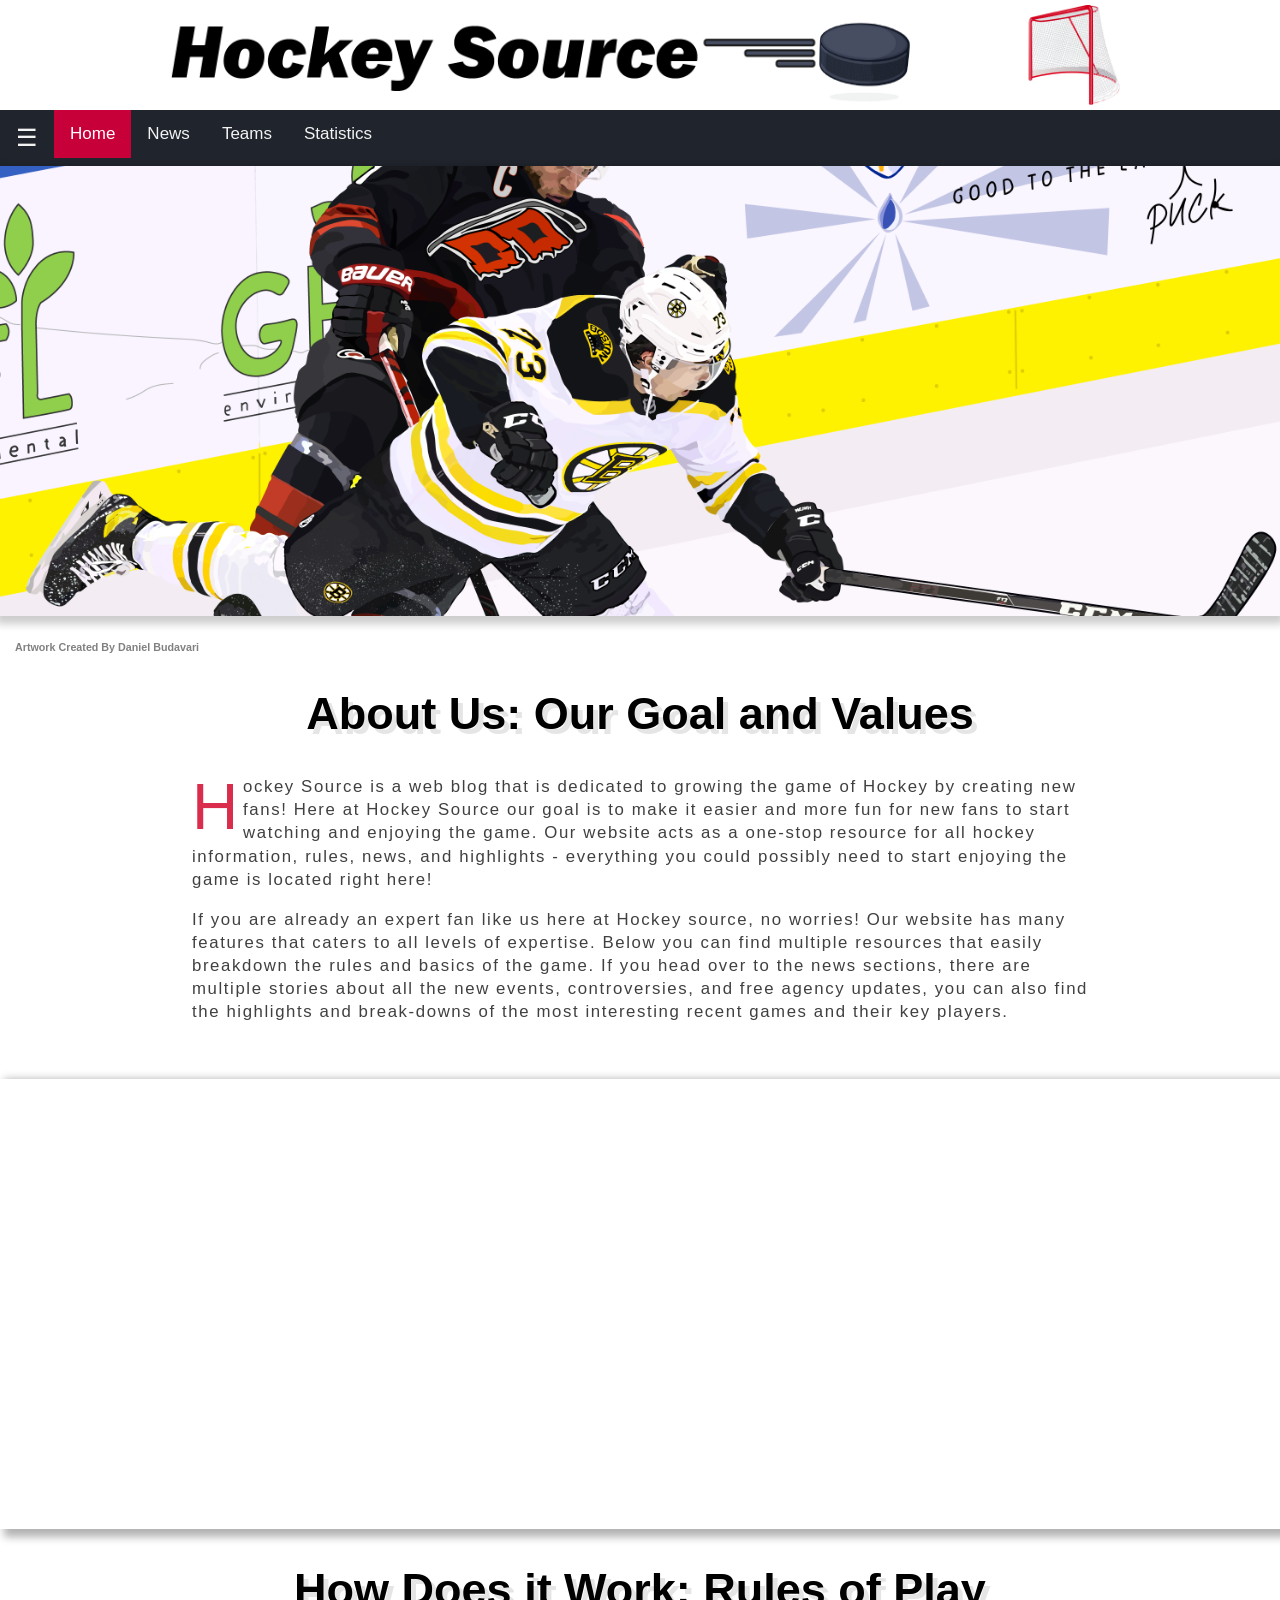
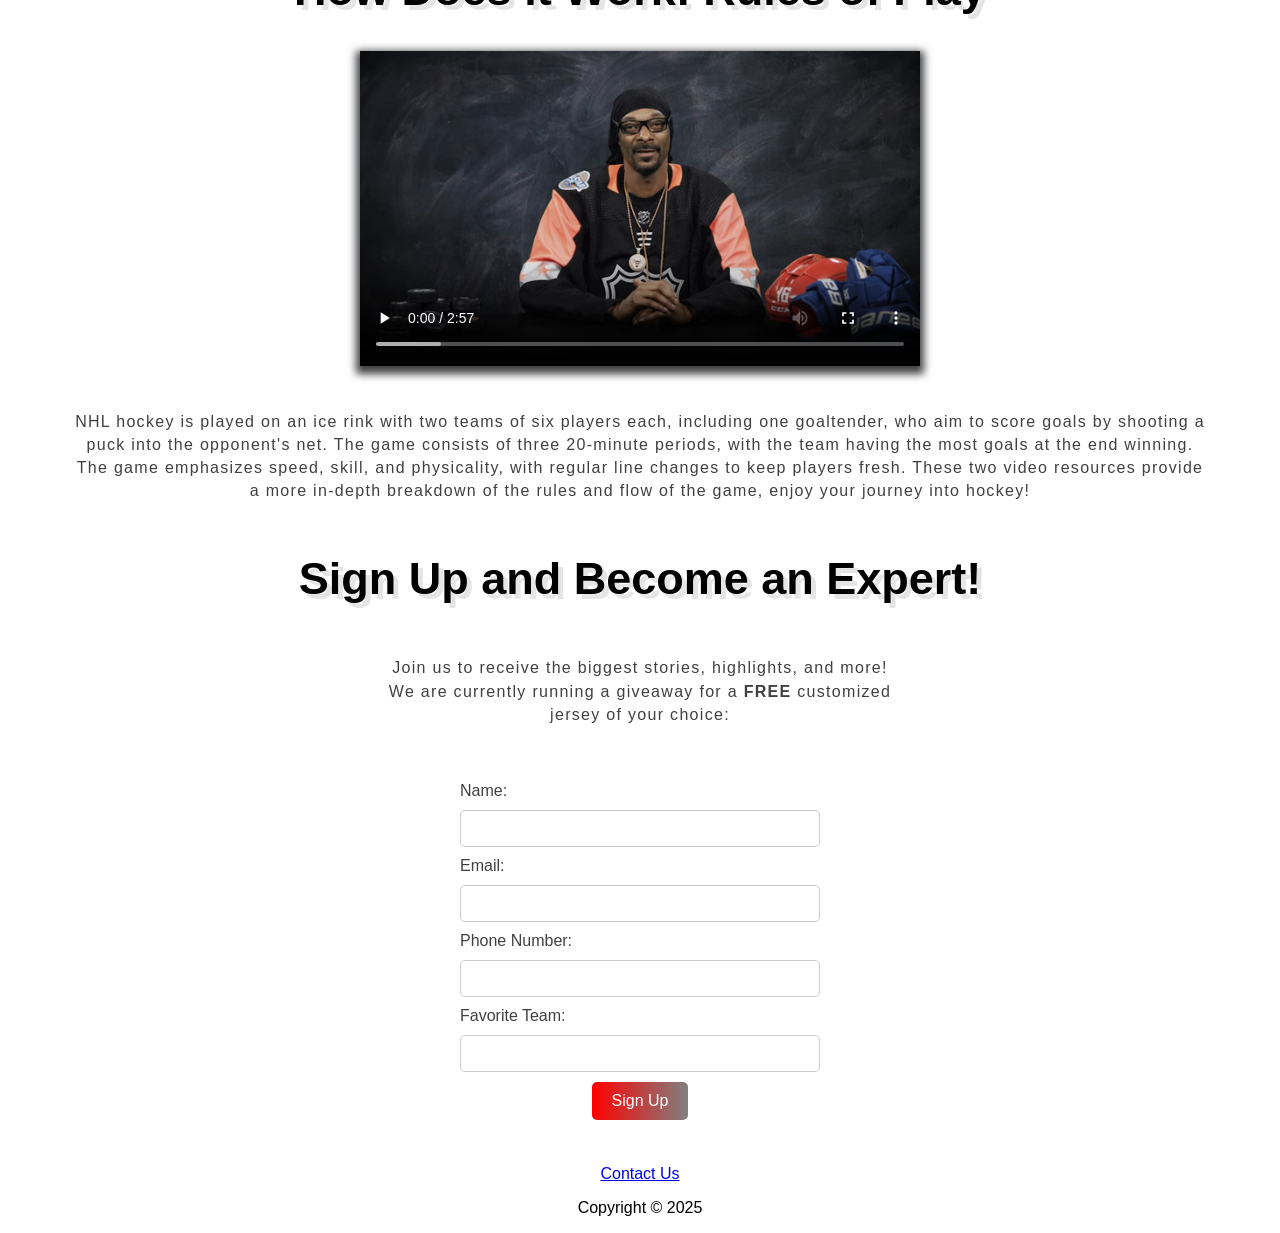
<file: index.html>
<!DOCTYPE html>
<html lang="en">

<head>
    <meta charset="UTF-8">
    <meta http-equiv="X-UA-Compatible" content="IE=edge">
    <meta name="viewport" content="width=device-width, initial-scale=1.0">
	<meta name="description" content="A comprehensive website for hockey statistics, news, and team details. Stay updated with the latest scores, player stats, and game results.">
	<meta name="keywords" content="About-us, NHL, Sign-up">
    <title>Hockey Source: Home</title>
    <link rel="stylesheet" href="style.css" type="text/css"> 
</head>

<body>
    <header>
        <section class="top">
            <div class="titlecard"></div>
        </section>
    </header>
    <!-- -->
    <main>
        <nav>
            <div class="topnav">
			<!-- IMPLEMENTS JAVA SCRIPT: click button to hide nav bar-->
				<button id="toggle-nav" aria-label="Toggle navigation">&#9776;</button>
                <a class="active" href="index.html">Home</a>
                <a href="index2.html">News</a>
                <a href="index3.html">Teams</a>
				<a href="index4.html">Statistics</a>
            </div>
        </nav>
        
        <section class="page">
            <div class="Hero1" title="Player lays huge hit"></div>
            <h6 align="left">Artwork Created By Daniel Budavari</h6>
            <h1>About Us: Our Goal and Values</h1>
            <div class="paragraphs">
                <div class="p1">
                    <p>Hockey Source is a web blog that is dedicated to growing the game of Hockey by creating new fans! Here at Hockey Source our goal is to make it easier and more fun for new fans to start watching and enjoying the game. Our website acts as a one-stop resource for all hockey information, rules, news, and highlights - everything you could possibly need to start enjoying the game is located right here!</p>
                </div>
                <div class="p2">
                    <p>If you are already an expert fan like us here at Hockey source, no worries! Our website has many features that caters to all levels of expertise. Below you can find multiple resources that easily breakdown the rules and basics of the game. If you head over to the news sections, there are multiple stories about all the new events, controversies, and free agency updates, you can also find the highlights and break-downs of the most interesting recent games and their key players.</p>
                </div>
            </div>
            <div class="Hero2" title="Rogers Arena in Edmonton"></div>
            <h1>How Does it Work: Rules of Play</h1>
            <div class="videos">
                <video width="560" height="315" controls>
                    <source src="video1.mp4" type="video/mp4">
                    Your browser does not support the video tag.
                </video> <br>
                <div class="p3">
                    <p>NHL hockey is played on an ice rink with two teams of six players each, including one goaltender, who aim to score goals by shooting a puck into the opponent's net. The game consists of three 20-minute periods, with the team having the most goals at the end winning. The game emphasizes speed, skill, and physicality, with regular line changes to keep players fresh. 
                        These two video resources provide a more in-depth breakdown of the rules and flow of the game, enjoy your journey into hockey!</p>
                </div>
            </div>
			<!-- IMPLEMENTS JAVA SCRIPT: fill out all fields and click sign up -->
            <h1>Sign Up and Become an Expert!</h1>
            <section class="Giveaway">
                <p>Join us to receive the biggest stories, highlights, and more! We are currently running a giveaway for a <strong>FREE</strong> customized jersey of your choice:</p>
            </section>
            <form class="signup-form" action="">
                <label for="name">Name:</label>
                <input type="text" id="name" name="name" required>
                <label for="email">Email:</label>
                <input type="email" id="email" name="email" required>
                <label for="phone">Phone Number:</label>
                <input type="tel" id="phone" name="phone" required>
				<label for="name">Favorite Team:</label>
                <input type="text" id="team" name="team" required>
                <button type="submit">Sign Up</button>
            </form>
        </section>
    </main>
    
    <footer>
        <a href="mailto:HockeySource@gmail.com">Contact Us</a>
        <p>Copyright &copy; 2025</p>
    </footer>
	<script>
    document.addEventListener('DOMContentLoaded', function() {
      // collapse nav bar
      var toggleBtn = document.getElementById('toggle-nav');
      var topnav   = document.querySelector('.topnav');
      toggleBtn.addEventListener('click', function() {
        topnav.style.display = 'none';
      });

      // sign-up popup
      var form = document.querySelector('.signup-form');
      form.addEventListener('submit', function(e) {
        e.preventDefault();
        var name  = document.getElementById('name').value.trim();
        var email = document.getElementById('email').value.trim();
        var phone = document.getElementById('phone').value.trim();
        var team  = document.getElementById('team').value.trim();
        if (name && email && phone && team) {
          alert(
            "Congratulations! You are now entered into the raffle for a free jersey " +
            "and you are on your way to becoming an NHL expert!"
          );
          form.reset();
        }
      });
    });
	</script>
</body>

</html>
</file>
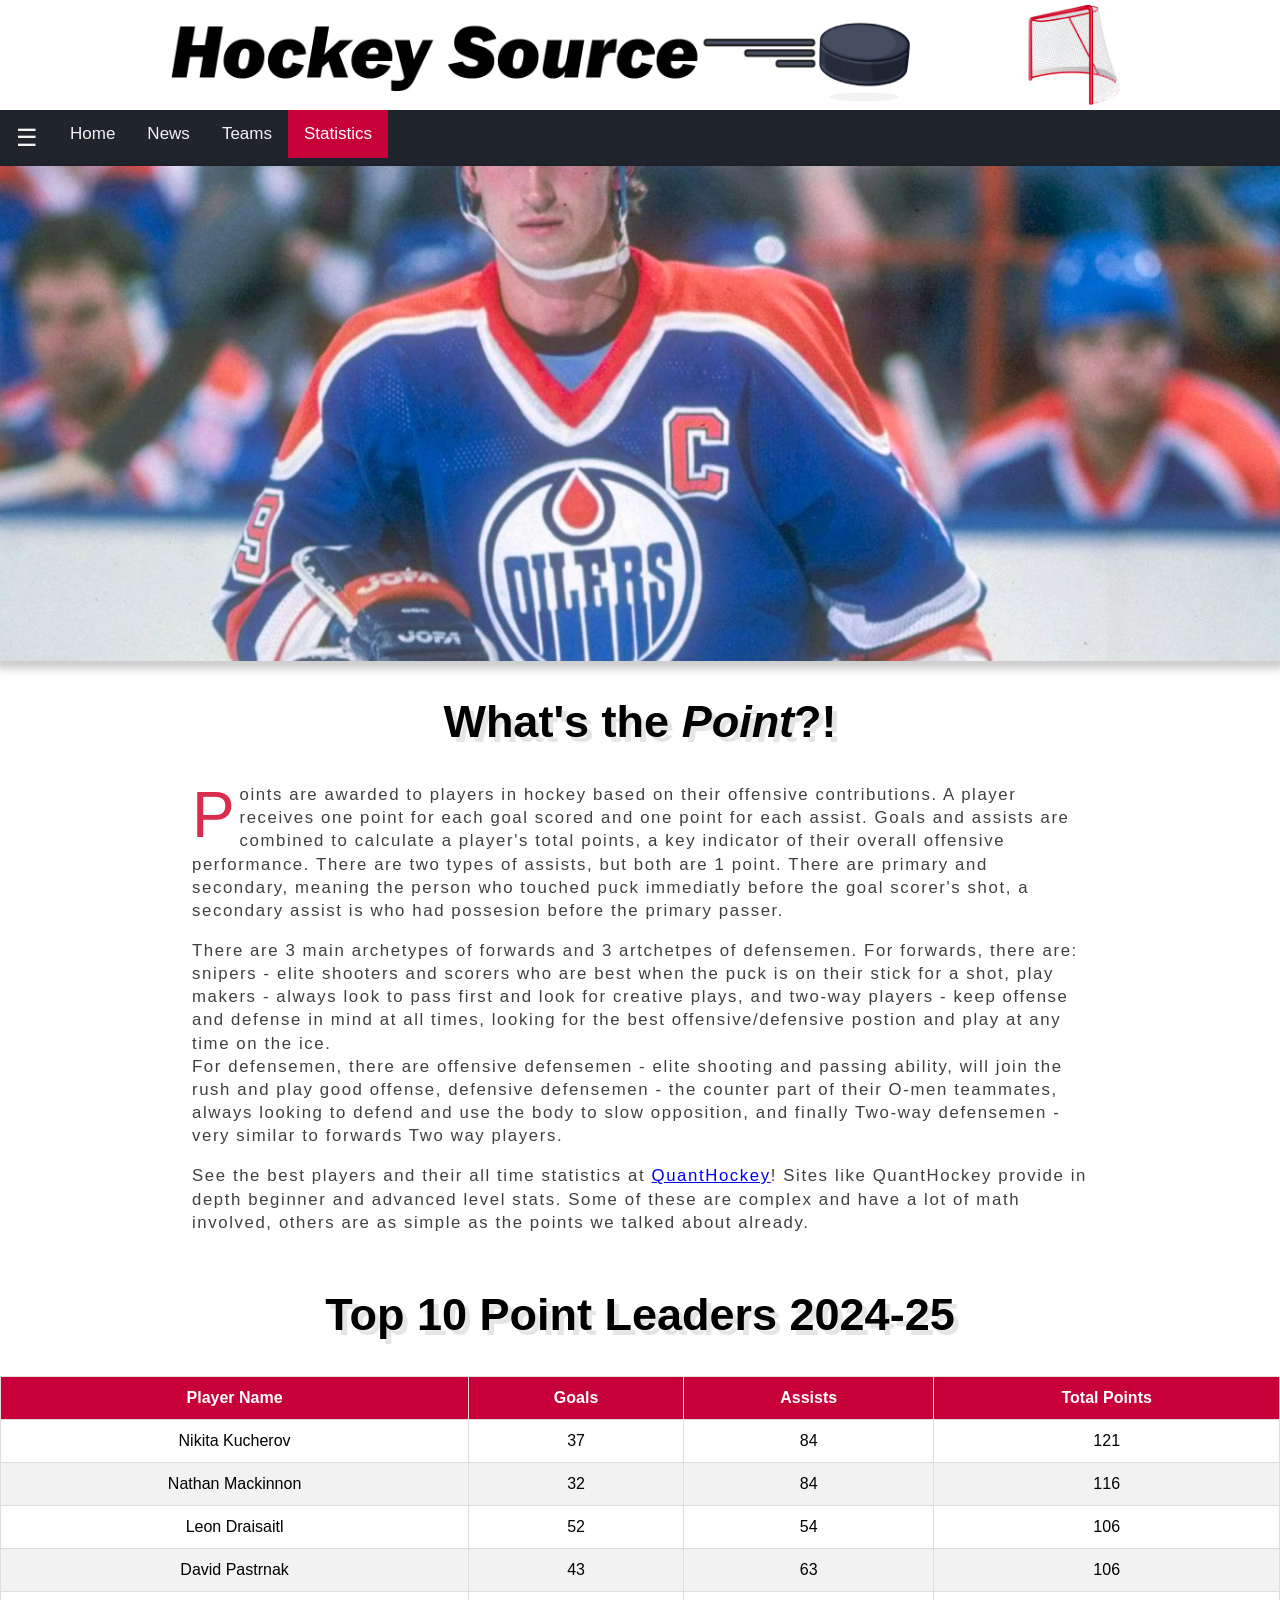
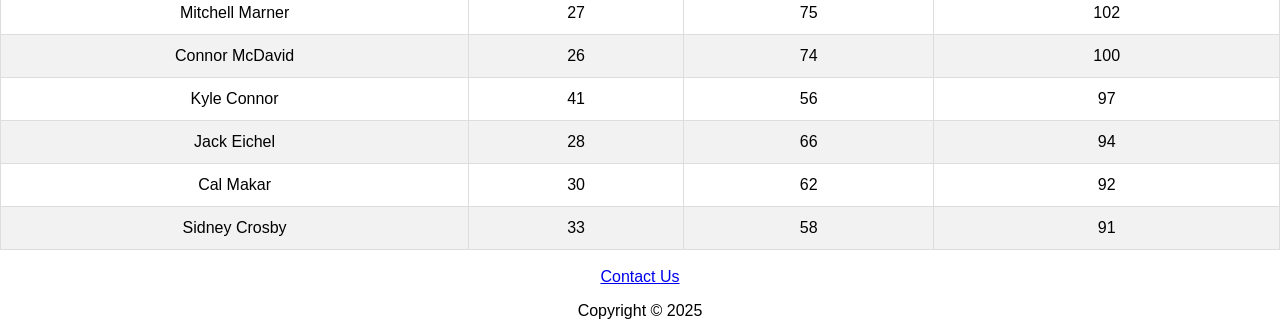
<file: index4.html>
<!DOCTYPE html>
<html lang="en">

<head>
    <meta charset="UTF-8">
    <meta http-equiv="X-UA-Compatible" content="IE=edge">
    <meta name="viewport" content="width=device-width, initial-scale=1.0">
	<meta name="description" content="Analyze the basic and advanced stats of every player you can think of, the best and the best of the rest!">
    <meta name="keywords" content="Statistics, players, points">
	<title>Hockey Source: Statistics</title>
    <link rel="stylesheet" href="style.css" type="text/css">
</head>

<body>
    <header>
        <section class="top">
            <div class="titlecard"></div>
        </section>
    </header>
	

    <main>
        <nav>
            <div class="topnav">
				<button id="toggle-nav" aria-label="Toggle navigation">&#9776;</button>
                <a href="index.html">Home</a>
                <a href="index2.html">News</a>
                <a href="index3.html">Teams</a>
                <a class="active" href="index4.html">Statistics</a>
            </div>
        </nav>
		
		<div class="Hero5" title="Wany Gretzky in Oilers uniform"></div> 

        <section class="page">
		
			<h1>What's the <i>Point</i>?!</h1>
			<div class="paragraphs">
                <div class="p1">
					<p>Points are awarded to players in hockey based on their offensive contributions. A player receives one point for each goal scored 
					and one point for each assist. Goals and assists are combined to calculate a player's total points, a key indicator of their overall 
					offensive performance. There are two types of assists, but both are 1 point. There are primary and secondary, meaning the person who 
					touched puck immediatly before the goal scorer's shot, a secondary assist is who had possesion before the primary passer.</p>
				</div>
				<div class="p2">
					<p>There are 3 main archetypes of forwards and 3 artchetpes of defensemen. For forwards, there are: snipers - elite shooters and scorers
					who are best when the puck is on their stick for a shot, play makers - always look to pass first and look for creative plays, 
					and two-way players - keep offense and defense in mind at all times, looking for the best offensive/defensive postion and play at any time on the ice.
					<br>
					For defensemen, there are offensive defensemen - elite shooting and passing ability, will join the rush and play good offense, defensive defensemen - 
					the counter part of their O-men teammates, always looking to defend and use the body to slow opposition, and finally Two-way defensemen - very similar to 
					forwards Two way players. 
					</p>
				</div>
				
				<div class="p2">
					<p>See the best players and their all time statistics at <a href="https://www.quanthockey.com/nhl/records/nhl-players-all-time-points-leaders.html">QuantHockey</a>! Sites like QuantHockey provide in depth beginner and advanced level stats. Some of these
					are complex and have a lot of math involved, others are as simple as the points we talked about already. 
				</div>
			</div>
			
            <h1>Top 10 Point Leaders 2024-25</h1>
            <form>
			  <table>
				<thead>
				  <tr>
					<th>Player Name</th>
					<th>Goals</th>
					<th>Assists</th>
					<th>Total Points</th>
				  </tr>
				</thead>
				<tbody>
				  <tr>
					<td>Nikita Kucherov</td>
					<td>37</td>
					<td>84</td>
					<td>121</td>
				  </tr>
				  <tr>
					<td>Nathan Mackinnon</td>
					<td>32</td>
					<td>84</td>
					<td>116</td>
				  </tr>
				  <tr>
					<td>Leon Draisaitl</td>
					<td>52</td>
					<td>54</td>
					<td>106</td>
				  </tr>
				  <tr>
					<td>David Pastrnak</td>
					<td>43</td>
					<td>63</td>
					<td>106</td>
				  </tr>
				  <tr>
					<td>Mitchell Marner</td>
					<td>27</td>
					<td>75</td>
					<td>102</td>
				  </tr>
				  <tr>
					<td>Connor McDavid</td>
					<td>26</td>
					<td>74</td>
					<td>100</td>
				  </tr>
				  <tr>
					<td>Kyle Connor</td>
					<td>41</td>
					<td>56</td>
					<td>97</td>
				  </tr>
				  <tr>
					<td>Jack Eichel</td>
					<td>28</td>
					<td>66</td>
					<td>94</td>
				  </tr>
				  <tr>
					<td>Cal Makar</td>
					<td>30</td>
					<td>62</td>
					<td>92</td>
				  </tr>
				  <tr>
					<td>Sidney Crosby</td>
					<td>33</td>
					<td>58</td>
					<td>91</td>
				  </tr>
				</tbody>
			  </table>
			</form>
			
			<br>
			</section>
    </main>

    <footer>
        <a href="mailto:HockeySource@gmail.com">Contact Us</a>
        <p>Copyright &copy; 2025</p>
    </footer>
		<script>
    document.addEventListener('DOMContentLoaded', function() {
      // collapse nav bar
      var toggleBtn = document.getElementById('toggle-nav');
      var topnav   = document.querySelector('.topnav');
      toggleBtn.addEventListener('click', function() {
        topnav.style.display = 'none';
      });
	</script>
</body>
</html>
</file>
<file: style.css>
* {
    box-sizing: border-box;
}

html, body {
    margin: 0;
  width: 100%;
  min-height: 100vh;
    overflow-x: hidden;
    font-family: -apple-system,BlinkMacSystemFont,"Segoe UI",Roboto,"Helvetica Neue",Arial,"Noto Sans",sans-serif,"Apple Color Emoji","Segoe UI Emoji","Segoe UI Symbol","Noto Color Emoji";
  scroll-behavior: smooth;
    -webkit-font-smoothing: antialiased;
  background-color: white;
}

footer {
	text-align: center;
}

.topnav {
  background-color: #20242C;
  overflow: hidden;
}

.topnav a {
  float: left;
  color: #f2f2f2;
  text-align: center;
  padding: 14px 16px;
  text-decoration: none;
  font-size: 17px; 
}

.topnav a:hover {
  background-color: #ddd;
  color: black;
}

.topnav a.active {
  background-color: #C70039;
  color: white;
}

.topnav a.active:hover {
  background-color: #E7755D;
  color: white;
}

.titlecard {
  width: 100%;
  height: 100px;
  margin: 5px 5px 5px 5px;
  background-image: url("WebLogo.png"); 
  background-size: contain;
  background-repeat: no-repeat;
  background-position: center;
  transition-duration: 0.5s;
}

.titlecard:hover {
    transform: scale(1.1);
}

video {
  box-shadow: 0px 4px 8px 4px rgba(0, 0, 0, 0.75);
}

.Hero1 {
  position: relative;
  background-image: url("HeroImg.png");
  min-height: 50vh;
  background-position: center;
  background-repeat: no-repeat;
  background-size: cover;
  background-attachment: fixed; 
  box-shadow: 0px 4px 8px 4px rgba(0, 0, 0, 0.2);
}

.Hero2 {
  text-align: center;
  background-image: url("Rogers-Place.jpg");
  min-height: 50vh; 
  position: relative;
  background-attachment: fixed;
  background-position: center;
  background-repeat: no-repeat;
  background-size: cover;
  margin-top: 25pt;
  margin-bottom: 25pt;
  box-shadow: 8px 4px 8px 4px rgba(0, 0, 0, 0.3);
}

.Hero3 {
  position: static;
  background-image: url("nhl-cup-final.jpg") ;
  min-height: 50vh;
  background-position: center;
  background-repeat: no-repeat;
  background-size: cover;
  background-attachment: fixed; 
  box-shadow: 0px 4px 8px 4px rgba(0, 0, 0, 0.2);
}

.Hero4 {
  position: relative;
  background-image: url("32teams.jpg");
  min-height: 55vh;
  background-position: center;
  background-repeat: no-repeat;
  background-size: cover;
  background-attachment: fixed; 
  box-shadow: 0px 4px 8px 4px rgba(0, 0, 0, 0.2);
}

.Hero5 {
  position: relative;
  background-image: url("wayne.jpg");
  min-height: 55vh;
  background-position: center;
  background-repeat: no-repeat;
  background-size: cover;
  background-attachment: fixed; 
  box-shadow: 0px 4px 8px 4px rgba(0, 0, 0, 0.2);
}

.playerimg {
  display: flex;
  justify-content: space-evenly;
  align-items: flex-start;
  gap: 20px;
  padding: 20px;
}

.player {
  text-align: center;
  max-width: 200px; 
}

.player img {
  width: 200px; 
  height: 200px; 
  border-radius: 50%; 
  border: 2px solid gray; 
  object-fit: cover; 
  box-shadow: 0px 4px 8px 4px rgba(0, 0, 0, 0.2);
}

.player p {
  margin-top: 10px;
  font-size: 14px;
  width: 100%; 
  word-wrap: break-word; 
}

img {
  box-shadow: 0px 4px 8px 4px rgba(0, 0, 0, 0.2)
}

h1{
  font-size: 45px;
  text-align: center;
  margin-top: 35px;
  margin-bottom: 35px;
  text-shadow: 5px 5px rgba(0, 0, 0, 0.1);
}

h6 {
  margin-left: 15px;
  color: gray;
}

.paragraphs {
  margin: 0 auto;
  width: 70%;
  font-size: 16.8px;
  line-height: 23.2px;
  letter-spacing: 1.6px;
  color: rgb(64, 64, 64);
  margin-bottom: 55px;
}

.paragraphs2 {
  max-width: 40%; 
}

.p3 {
  background-color: white;
  max-width: 25%;
  padding-left: 10px;
  padding-right: 10px;
  text-align: center;
  line-height: 23.2px;
  letter-spacing: 1.3px;
  color: rgb(64, 64, 64);
  font-size: 16px;
} 

.p1::first-letter {
  font-size: 64px;
  color: #da2c4d;
  float: left;
  font-weight: 400;
  line-height: 55px;
  padding: .08em 3.2px 0 0;
}

.p4::first-letter {
  font-size: 64px;
  color: #da2c4d;
  float: left;
  font-weight: 400;
  line-height: 55px;
  padding: .08em 3.2px 0 0;
}

.Giveaway {
  display: flex;
  justify-content: center;
  text-align: center;
  max-width: 40%;
  line-height: 23.2px;
  letter-spacing: 1.3px;
  color: rgb(64, 64, 64);
  font-size: 16px;
  margin: 0 auto 20px auto;
}

.signup-form {
  display: flex;
  flex-direction: column;
  align-items: center;
  text-align: center;
  padding: 20px;
  gap: 10px;
  max-width: 400px;
  margin: 0 auto;
}

.signup-form label {
  text-align: left;
  width: 100%;
  color: rgb(64, 64, 64);
}

.signup-form input {
  width: 100%;
  padding: 10px;
  border: 1px solid #ccc;
  border-radius: 5px;
}

.signup-form button {
  padding: 10px 20px;
  border: none;
  border-radius: 5px;
  background: linear-gradient(to right, red, gray);
  color: white;
  font-size: 16px;
  cursor: pointer;
  margin-bottom: 25px;
}

.signup-form button:hover {
  opacity: 0.8;
}

.videos {
  display: flex;
  justify-content: space-evenly; 
  margin-top: 25px;
  margin-bottom: 25px;
}

.VideoText {
  display: flex;
  justify-content: center;
  gap: 35px;
}

::selection {
  color: black;
  background: rgba(255, 255, 191, .8);
}

table {
  width: 100%;
  border-collapse: collapse;
  margin-top: 20px;
}

table th, table td {
  padding: 12px 15px;
  text-align: center;
  border: 1px solid #ddd;
}

table th {
  background: #C70039;
  color: white;
}

table tr:nth-child(even) {
  background-color: #f2f2f2;
}

table tr:hover {
  background-color: #ddd;
}

.profilepage {
    width: 80%;
    max-width: 1000px;
    margin: 0 auto;
    padding: 20px;
    background-color: #f9f9f9;
    border-radius: 10px;
    display: flex;
    flex-direction: column;
    align-items: center;
    justify-content: center;
    height: 100vh; 
    box-sizing: border-box;
}

.profile-header {
    display: flex;
    align-items: center;
    justify-content: center;
    margin-bottom: 20px;
}

.profile-info, .bio {
    display: flex;
    flex-direction: column;
    align-items: center;
	margin-right: 20px;
}

.profile-pic {
    width: 120px;
    height: 120px;
    border-radius: 50%;
    border: 2px solid #333;
    margin-bottom: 2px;
}

.bio {
    max-width: 500px;
}

.bio p {
    font-size: 1.1em;
    line-height: 1.6;
    color: #555;
}

.bio-textarea {
    font-size: 1.2rem; 
    padding: 15px; 
    width: 100%; 
    height: 150px; 
    border-radius: 8px; 
    border: 2px solid #ccc; 
    resize: vertical; 
}


.profile-form {
    display: flex;
    flex-direction: column;
    width: 100%;
    max-width: 500px;
    margin-top: 30px;
    align-items: center;
}

.profile-form label {
    font-weight: bold;
    margin: 10px 0 5px;
}

.profile-form input,
.profile-form textarea {
    padding: 10px;
    margin-bottom: 20px;
    border: 1px solid #ccc;
    border-radius: 5px;
    font-size: 1em;
}

.profile-form button {
    padding: 10px 20px;
    background-color: #007BFF;
    color: white;
    border: none;
    border-radius: 5px;
    cursor: pointer;
}

.profile-form button:hover {
    background-color: #0056b3;
}


.topnav button {
  float: left;
  background-color: #20242C;
  color: #f2f2f2;
  text-align: center;
  padding: 14px 16px;
  border: none;
  font-size: 24px;
  cursor: pointer;
}

.topnav button:hover {
  background-color: #ddd;
  color: black;
}

.videos {
    display: flex;            
    flex-direction: column;   
    align-items: center;      
  }

  .videos .p3 {
    max-width: 90%;          
    margin: 10px auto 0;      
  }

@media (max-width: 600px) {
  table th, table td {
    padding: 8px 10px;
  }
}

@media (max-width: 768px) {
  .topnav {
    display: flex;
    flex-wrap: wrap;
  }
  .topnav button,
  .topnav a {
    flex: 1 1 50%;
    box-sizing: border-box;
    text-align: center;
    padding: 10px;
    font-size: 15px;
  }

  .Hero1,
  .Hero2 {
    min-height: 30vh;
  }

  .paragraphs {
    width: 90%;
  }

  .videos {
    flex-direction: column;
  }
  .videos video {
    width: 100%;
    height: auto;
    margin-bottom: 20px;
  }

  .signup-form {
    width: 90%;
    padding: 10px;
  }
  
}

@media (max-width: 480px) {
  .topnav button,
  .topnav a {
    flex: 1 1 100%;
    font-size: 14px;
    padding: 8px;
  }

  h1 {
    text-shadow: none;
    font-size: 32px;
  }

  .paragraphs {
    width: 95%;
    font-size: 15px;
    line-height: 22px;
  }

  .signup-form input,
  .signup-form button {
    width: 100%;
  }

  footer p {
    font-size: 14px;
  }

}
</file>
